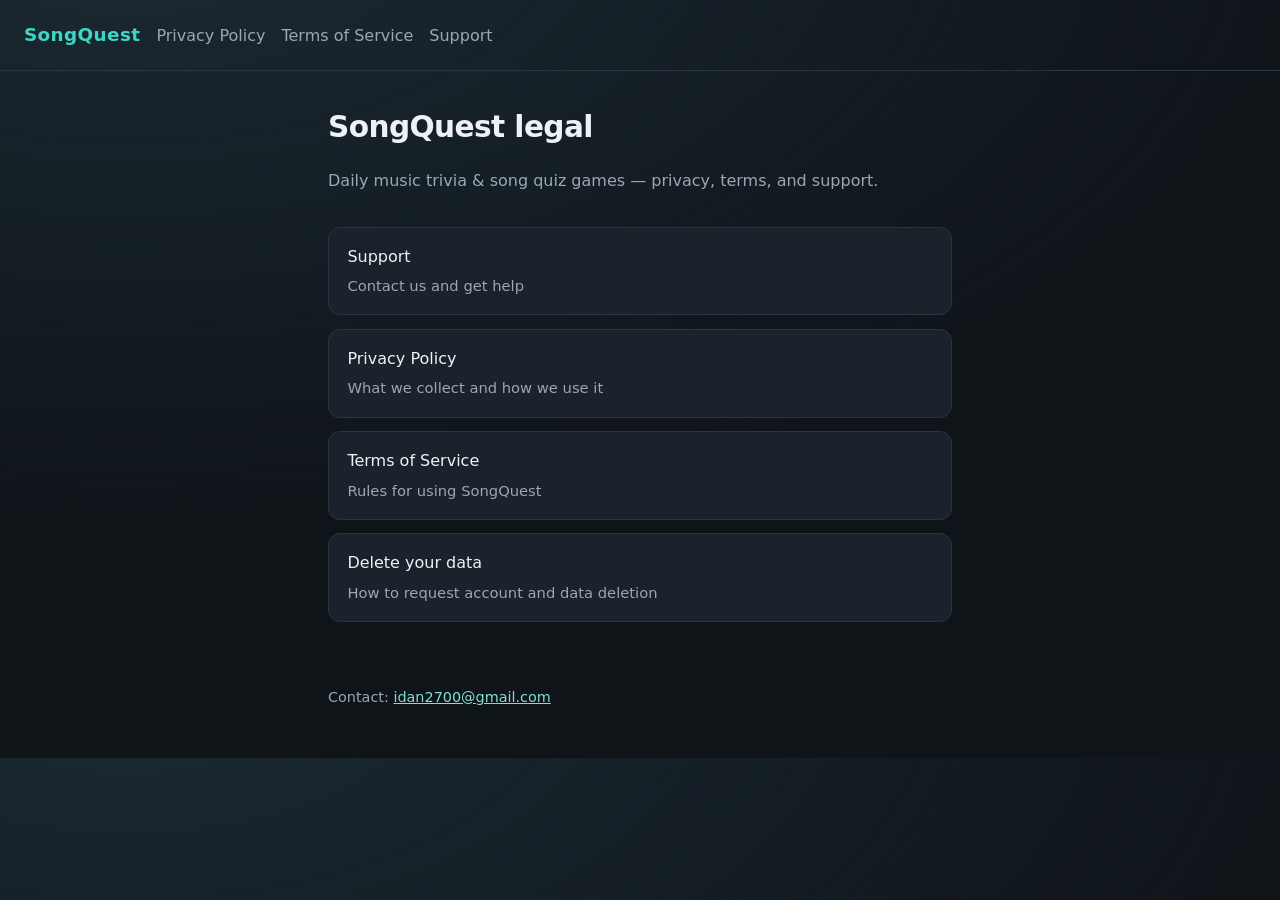
<file: index.html>
<!DOCTYPE html>
<html lang="en">
  <head>
    <meta charset="utf-8" />
    <meta name="viewport" content="width=device-width, initial-scale=1" />
    <title>SongQuest — Legal</title>
    <meta
      name="description"
      content="Privacy Policy, Terms of Service, and Support for SongQuest: Music daily games."
    />
    <link rel="stylesheet" href="styles.css" />
  </head>
  <body>
    <header>
      <a class="brand" href="index.html">SongQuest</a>
      <nav>
        <a href="privacy.html">Privacy Policy</a>
        <a href="terms.html">Terms of Service</a>
        <a href="support.html">Support</a>
      </nav>
    </header>
    <main>
      <h1>SongQuest legal</h1>
      <p class="updated">Daily music trivia & song quiz games — privacy, terms, and support.</p>
      <div class="home-links">
        <a href="support.html">
          Support
          <span>Contact us and get help</span>
        </a>
        <a href="privacy.html">
          Privacy Policy
          <span>What we collect and how we use it</span>
        </a>
        <a href="terms.html">
          Terms of Service
          <span>Rules for using SongQuest</span>
        </a>
        <a href="delete.html">
          Delete your data
          <span>How to request account and data deletion</span>
        </a>
      </div>
    </main>
    <footer>Contact: <a href="mailto:idan2700@gmail.com">idan2700@gmail.com</a></footer>
  </body>
</html>
</file>
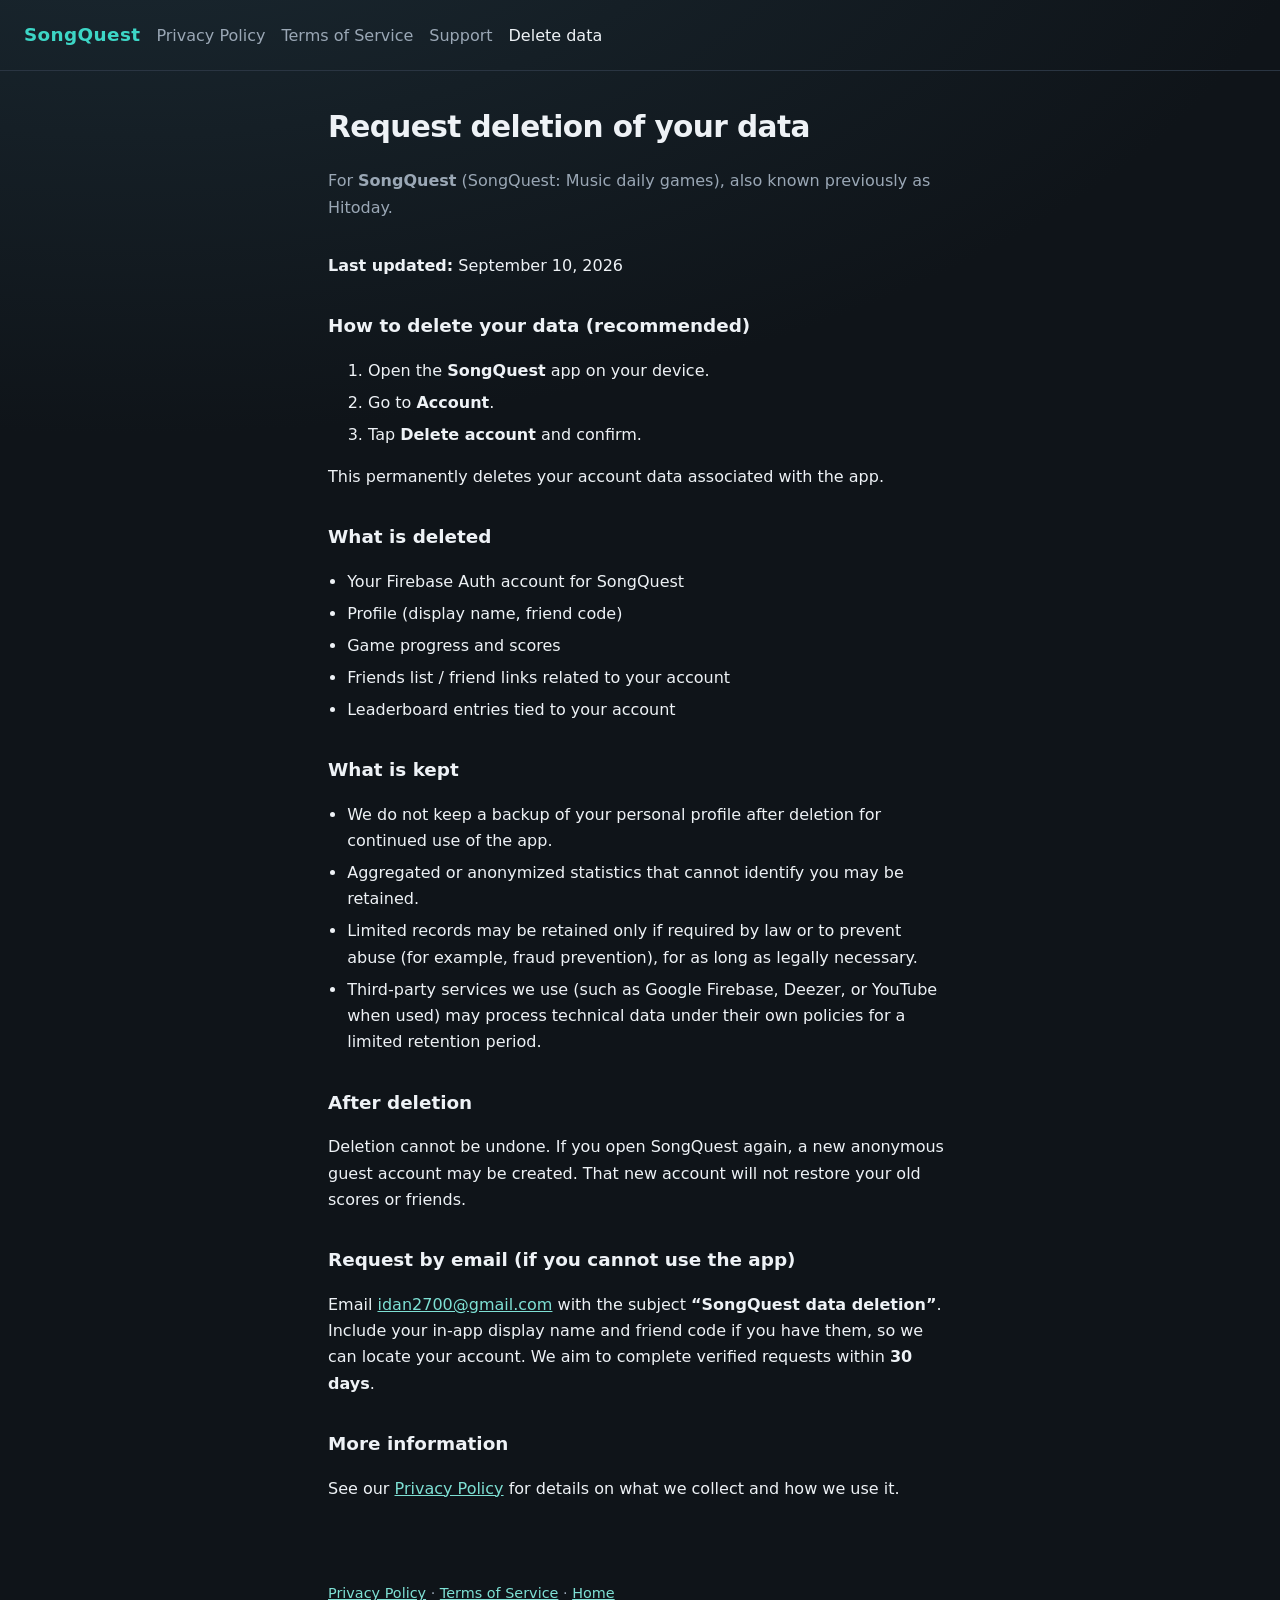
<file: delete.html>
<!DOCTYPE html>
<html lang="en">
  <head>
    <meta charset="utf-8" />
    <meta name="viewport" content="width=device-width, initial-scale=1" />
    <title>Request data deletion — SongQuest</title>
    <meta
      name="description"
      content="How to request deletion of your SongQuest (Music daily games) account and data."
    />
    <link rel="stylesheet" href="styles.css" />
  </head>
  <body>
    <header>
      <a class="brand" href="index.html">SongQuest</a>
      <nav>
        <a href="privacy.html">Privacy Policy</a>
        <a href="terms.html">Terms of Service</a>
        <a href="support.html">Support</a>
        <a href="delete.html" aria-current="page">Delete data</a>
      </nav>
    </header>
    <main>
      <h1>Request deletion of your data</h1>
      <p class="updated">
        For <strong>SongQuest</strong> (SongQuest: Music daily games), also known
        previously as Hitoday.
      </p>
      <p>
        <strong>Last updated:</strong> September 10, 2026
      </p>

      <h2>How to delete your data (recommended)</h2>
      <ol>
        <li>Open the <strong>SongQuest</strong> app on your device.</li>
        <li>Go to <strong>Account</strong>.</li>
        <li>Tap <strong>Delete account</strong> and confirm.</li>
      </ol>
      <p>
        This permanently deletes your account data associated with the app.
      </p>

      <h2>What is deleted</h2>
      <ul>
        <li>Your Firebase Auth account for SongQuest</li>
        <li>Profile (display name, friend code)</li>
        <li>Game progress and scores</li>
        <li>Friends list / friend links related to your account</li>
        <li>Leaderboard entries tied to your account</li>
      </ul>

      <h2>What is kept</h2>
      <ul>
        <li>
          We do not keep a backup of your personal profile after deletion for
          continued use of the app.
        </li>
        <li>
          Aggregated or anonymized statistics that cannot identify you may be
          retained.
        </li>
        <li>
          Limited records may be retained only if required by law or to prevent
          abuse (for example, fraud prevention), for as long as legally
          necessary.
        </li>
        <li>
          Third-party services we use (such as Google Firebase, Deezer, or
          YouTube when used) may process technical data under their own policies
          for a limited retention period.
        </li>
      </ul>

      <h2>After deletion</h2>
      <p>
        Deletion cannot be undone. If you open SongQuest again, a new anonymous
        guest account may be created. That new account will not restore your
        old scores or friends.
      </p>

      <h2>Request by email (if you cannot use the app)</h2>
      <p>
        Email
        <a href="mailto:idan2700@gmail.com">idan2700@gmail.com</a>
        with the subject <strong>“SongQuest data deletion”</strong>. Include your
        in-app display name and friend code if you have them, so we can locate
        your account. We aim to complete verified requests within
        <strong>30 days</strong>.
      </p>

      <h2>More information</h2>
      <p>
        See our <a href="privacy.html">Privacy Policy</a> for details on what we
        collect and how we use it.
      </p>
    </main>
    <footer>
      <a href="privacy.html">Privacy Policy</a> ·
      <a href="terms.html">Terms of Service</a> ·
      <a href="index.html">Home</a>
    </footer>
  </body>
</html>
</file>
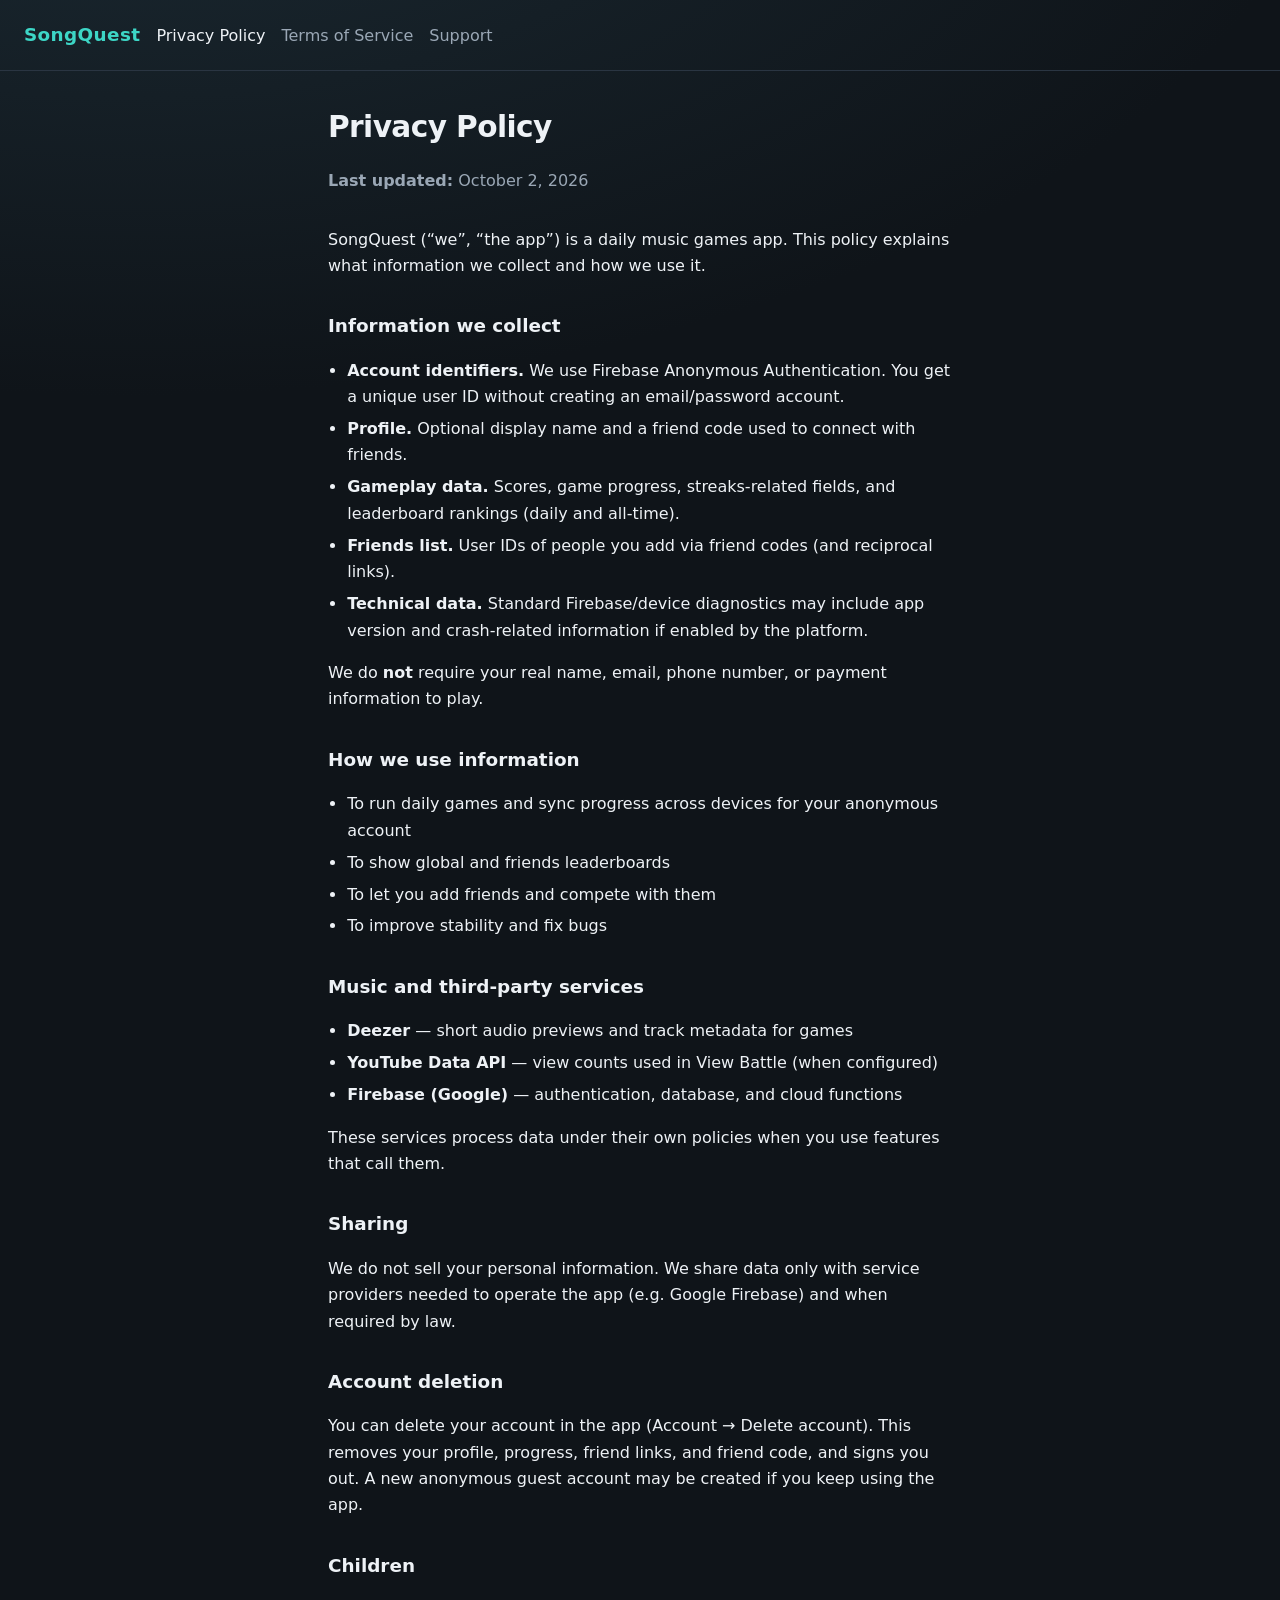
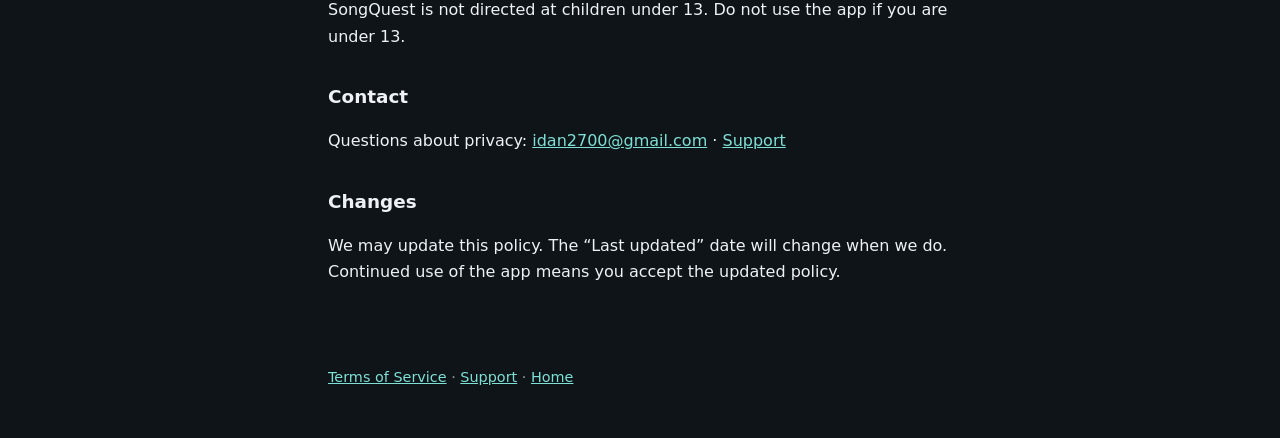
<file: privacy.html>
<!DOCTYPE html>
<html lang="en">
  <head>
    <meta charset="utf-8" />
    <meta name="viewport" content="width=device-width, initial-scale=1" />
    <title>Privacy Policy — SongQuest</title>
    <meta name="description" content="Privacy Policy for SongQuest: Music daily games." />
    <link rel="stylesheet" href="styles.css" />
  </head>
  <body>
    <header>
      <a class="brand" href="index.html">SongQuest</a>
      <nav>
        <a href="privacy.html" aria-current="page">Privacy Policy</a>
        <a href="terms.html">Terms of Service</a>
        <a href="support.html">Support</a>
      </nav>
    </header>
    <main>
      <h1>Privacy Policy</h1>
      <p class="updated"><strong>Last updated:</strong> October 2, 2026</p>
      <p>
        SongQuest (“we”, “the app”) is a daily music games app. This policy explains
        what information we collect and how we use it.
      </p>

      <h2>Information we collect</h2>
      <ul>
        <li>
          <strong>Account identifiers.</strong> We use Firebase Anonymous
          Authentication. You get a unique user ID without creating an
          email/password account.
        </li>
        <li>
          <strong>Profile.</strong> Optional display name and a friend code used
          to connect with friends.
        </li>
        <li>
          <strong>Gameplay data.</strong> Scores, game progress, streaks-related
          fields, and leaderboard rankings (daily and all-time).
        </li>
        <li>
          <strong>Friends list.</strong> User IDs of people you add via friend
          codes (and reciprocal links).
        </li>
        <li>
          <strong>Technical data.</strong> Standard Firebase/device diagnostics
          may include app version and crash-related information if enabled by
          the platform.
        </li>
      </ul>
      <p>
        We do <strong>not</strong> require your real name, email, phone number,
        or payment information to play.
      </p>

      <h2>How we use information</h2>
      <ul>
        <li>
          To run daily games and sync progress across devices for your anonymous
          account
        </li>
        <li>To show global and friends leaderboards</li>
        <li>To let you add friends and compete with them</li>
        <li>To improve stability and fix bugs</li>
      </ul>

      <h2>Music and third-party services</h2>
      <ul>
        <li>
          <strong>Deezer</strong> — short audio previews and track metadata for
          games
        </li>
        <li>
          <strong>YouTube Data API</strong> — view counts used in View Battle
          (when configured)
        </li>
        <li>
          <strong>Firebase (Google)</strong> — authentication, database, and
          cloud functions
        </li>
      </ul>
      <p>
        These services process data under their own policies when you use
        features that call them.
      </p>

      <h2>Sharing</h2>
      <p>
        We do not sell your personal information. We share data only with
        service providers needed to operate the app (e.g. Google Firebase) and
        when required by law.
      </p>

      <h2>Account deletion</h2>
      <p>
        You can delete your account in the app (Account → Delete account). This
        removes your profile, progress, friend links, and friend code, and signs
        you out. A new anonymous guest account may be created if you keep using
        the app.
      </p>

      <h2>Children</h2>
      <p>
        SongQuest is not directed at children under 13. Do not use the app if you
        are under 13.
      </p>

      <h2>Contact</h2>
      <p>
        Questions about privacy:
        <a href="mailto:idan2700@gmail.com">idan2700@gmail.com</a>
        · <a href="support.html">Support</a>
      </p>

      <h2>Changes</h2>
      <p>
        We may update this policy. The “Last updated” date will change when we
        do. Continued use of the app means you accept the updated policy.
      </p>
    </main>
    <footer>
      <a href="terms.html">Terms of Service</a> ·
      <a href="support.html">Support</a> ·
      <a href="index.html">Home</a>
    </footer>
  </body>
</html>
</file>
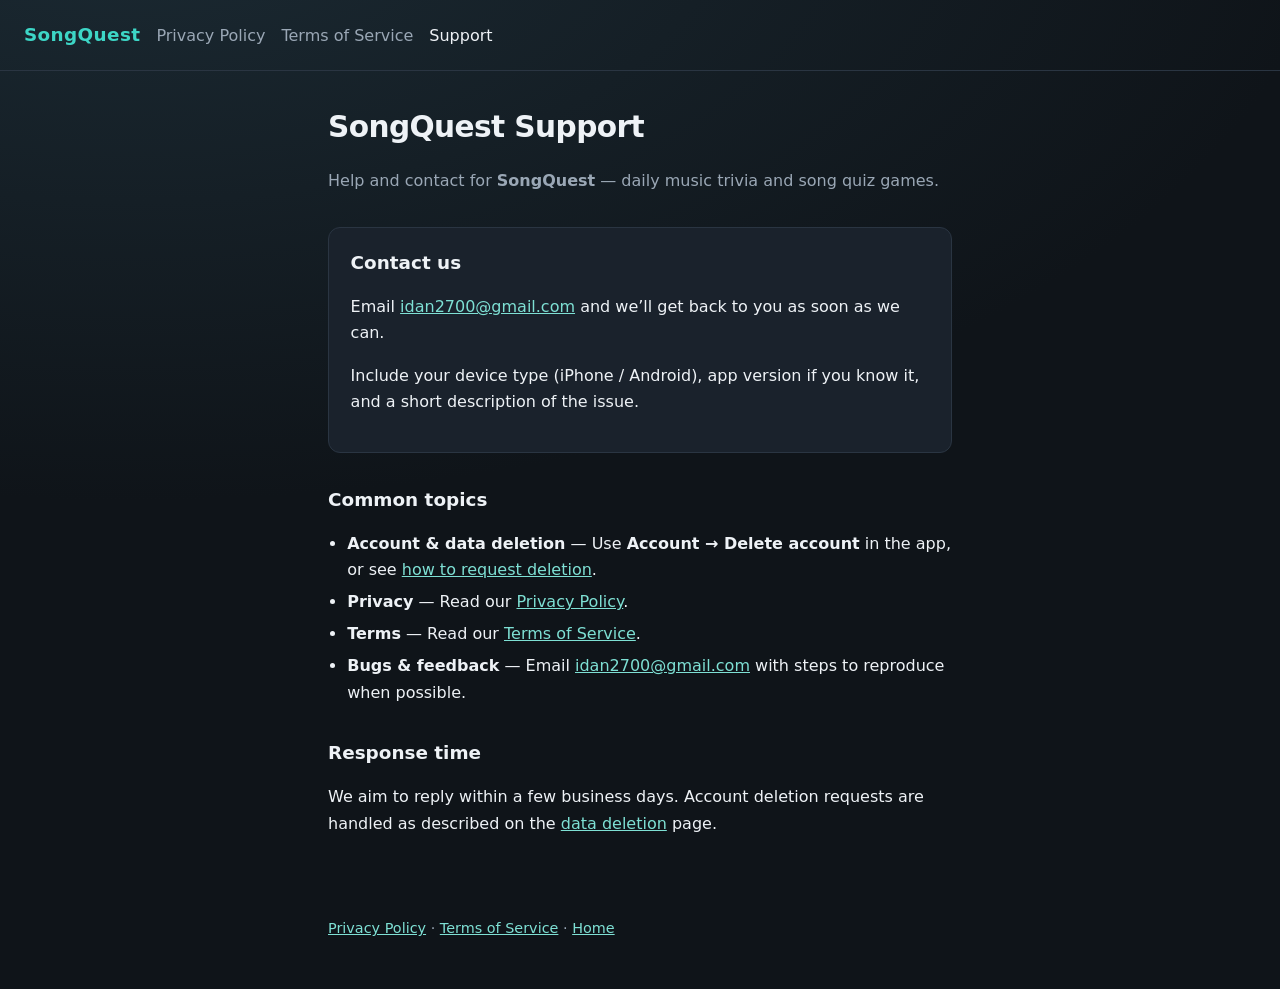
<file: support.html>
<!DOCTYPE html>
<html lang="en">
  <head>
    <meta charset="utf-8" />
    <meta name="viewport" content="width=device-width, initial-scale=1" />
    <title>Support — SongQuest</title>
    <meta
      name="description"
      content="Get help with SongQuest: Music daily games. Contact support, privacy, and account help."
    />
    <link rel="stylesheet" href="styles.css" />
  </head>
  <body>
    <header>
      <a class="brand" href="index.html">SongQuest</a>
      <nav>
        <a href="privacy.html">Privacy Policy</a>
        <a href="terms.html">Terms of Service</a>
        <a href="support.html" aria-current="page">Support</a>
      </nav>
    </header>
    <main>
      <h1>SongQuest Support</h1>
      <p class="updated">
        Help and contact for <strong>SongQuest</strong> — daily music trivia and
        song quiz games.
      </p>

      <div class="card">
        <h2>Contact us</h2>
        <p>
          Email
          <a href="mailto:idan2700@gmail.com">idan2700@gmail.com</a>
          and we’ll get back to you as soon as we can.
        </p>
        <p>
          Include your device type (iPhone / Android), app version if you know
          it, and a short description of the issue.
        </p>
      </div>

      <h2>Common topics</h2>
      <ul>
        <li>
          <strong>Account & data deletion</strong> — Use
          <strong>Account → Delete account</strong> in the app, or see
          <a href="delete.html">how to request deletion</a>.
        </li>
        <li>
          <strong>Privacy</strong> — Read our
          <a href="privacy.html">Privacy Policy</a>.
        </li>
        <li>
          <strong>Terms</strong> — Read our
          <a href="terms.html">Terms of Service</a>.
        </li>
        <li>
          <strong>Bugs & feedback</strong> — Email
          <a href="mailto:idan2700@gmail.com">idan2700@gmail.com</a>
          with steps to reproduce when possible.
        </li>
      </ul>

      <h2>Response time</h2>
      <p>
        We aim to reply within a few business days. Account deletion requests
        are handled as described on the
        <a href="delete.html">data deletion</a> page.
      </p>
    </main>
    <footer>
      <a href="privacy.html">Privacy Policy</a> ·
      <a href="terms.html">Terms of Service</a> ·
      <a href="index.html">Home</a>
    </footer>
  </body>
</html>
</file>
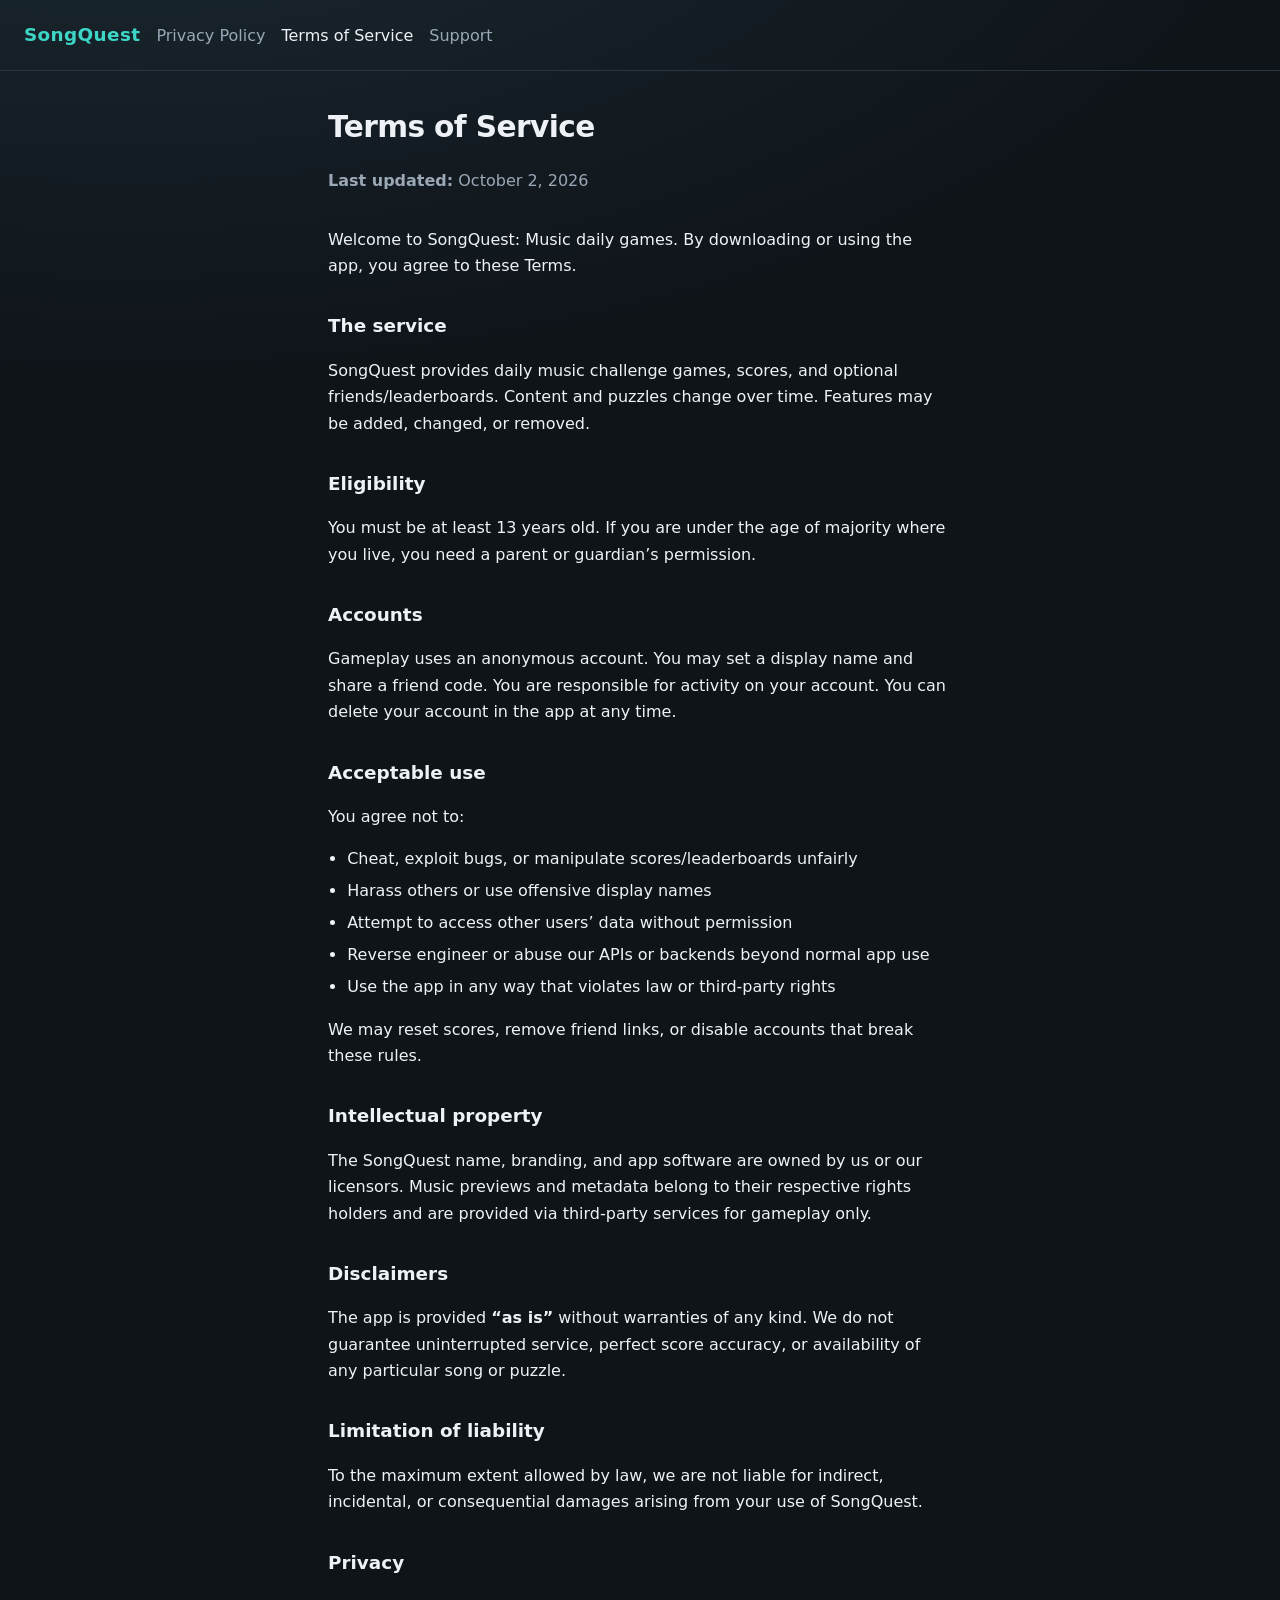
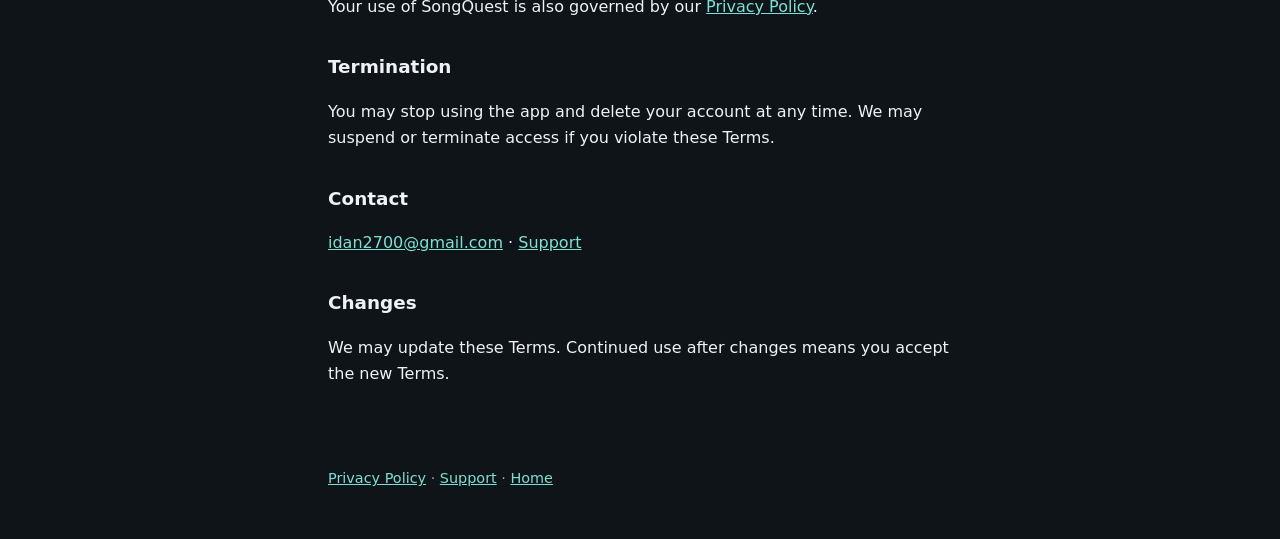
<file: terms.html>
<!DOCTYPE html>
<html lang="en">
  <head>
    <meta charset="utf-8" />
    <meta name="viewport" content="width=device-width, initial-scale=1" />
    <title>Terms of Service — SongQuest</title>
    <meta name="description" content="Terms of Service for SongQuest: Music daily games." />
    <link rel="stylesheet" href="styles.css" />
  </head>
  <body>
    <header>
      <a class="brand" href="index.html">SongQuest</a>
      <nav>
        <a href="privacy.html">Privacy Policy</a>
        <a href="terms.html" aria-current="page">Terms of Service</a>
        <a href="support.html">Support</a>
      </nav>
    </header>
    <main>
      <h1>Terms of Service</h1>
      <p class="updated"><strong>Last updated:</strong> October 2, 2026</p>
      <p>
        Welcome to SongQuest: Music daily games. By downloading or using the app,
        you agree to these Terms.
      </p>

      <h2>The service</h2>
      <p>
        SongQuest provides daily music challenge games, scores, and optional
        friends/leaderboards. Content and puzzles change over time. Features may
        be added, changed, or removed.
      </p>

      <h2>Eligibility</h2>
      <p>
        You must be at least 13 years old. If you are under the age of majority
        where you live, you need a parent or guardian’s permission.
      </p>

      <h2>Accounts</h2>
      <p>
        Gameplay uses an anonymous account. You may set a display name and share
        a friend code. You are responsible for activity on your account. You can
        delete your account in the app at any time.
      </p>

      <h2>Acceptable use</h2>
      <p>You agree not to:</p>
      <ul>
        <li>Cheat, exploit bugs, or manipulate scores/leaderboards unfairly</li>
        <li>Harass others or use offensive display names</li>
        <li>Attempt to access other users’ data without permission</li>
        <li>
          Reverse engineer or abuse our APIs or backends beyond normal app use
        </li>
        <li>
          Use the app in any way that violates law or third-party rights
        </li>
      </ul>
      <p>
        We may reset scores, remove friend links, or disable accounts that break
        these rules.
      </p>

      <h2>Intellectual property</h2>
      <p>
        The SongQuest name, branding, and app software are owned by us or our
        licensors. Music previews and metadata belong to their respective rights
        holders and are provided via third-party services for gameplay only.
      </p>

      <h2>Disclaimers</h2>
      <p>
        The app is provided <strong>“as is”</strong> without warranties of any
        kind. We do not guarantee uninterrupted service, perfect score accuracy,
        or availability of any particular song or puzzle.
      </p>

      <h2>Limitation of liability</h2>
      <p>
        To the maximum extent allowed by law, we are not liable for indirect,
        incidental, or consequential damages arising from your use of SongQuest.
      </p>

      <h2>Privacy</h2>
      <p>
        Your use of SongQuest is also governed by our
        <a href="privacy.html">Privacy Policy</a>.
      </p>

      <h2>Termination</h2>
      <p>
        You may stop using the app and delete your account at any time. We may
        suspend or terminate access if you violate these Terms.
      </p>

      <h2>Contact</h2>
      <p>
        <a href="mailto:idan2700@gmail.com">idan2700@gmail.com</a>
        · <a href="support.html">Support</a>
      </p>

      <h2>Changes</h2>
      <p>
        We may update these Terms. Continued use after changes means you accept
        the new Terms.
      </p>
    </main>
    <footer>
      <a href="privacy.html">Privacy Policy</a> ·
      <a href="support.html">Support</a> ·
      <a href="index.html">Home</a>
    </footer>
  </body>
</html>
</file>
<file: styles.css>
:root {
  --bg: #0f1419;
  --surface: #1a222c;
  --text: #eef2f6;
  --muted: #9aa7b5;
  --accent: #3dd6c6;
  --link: #7ee0d4;
}

* {
  box-sizing: border-box;
}

body {
  margin: 0;
  font-family: "Segoe UI", system-ui, -apple-system, sans-serif;
  background: radial-gradient(1200px 600px at 10% -10%, #1b2a33, transparent),
    var(--bg);
  color: var(--text);
  line-height: 1.65;
}

a {
  color: var(--link);
}

header {
  padding: 1.25rem 1.5rem;
  border-bottom: 1px solid #2a3542;
  display: flex;
  gap: 1rem;
  align-items: baseline;
  flex-wrap: wrap;
}

header .brand {
  font-weight: 700;
  letter-spacing: 0.02em;
  color: var(--accent);
  text-decoration: none;
  font-size: 1.15rem;
}

header nav {
  display: flex;
  gap: 1rem;
  flex-wrap: wrap;
}

header nav a {
  text-decoration: none;
  color: var(--muted);
}

header nav a:hover,
header nav a[aria-current="page"] {
  color: var(--text);
}

main {
  max-width: 42rem;
  margin: 0 auto;
  padding: 2rem 1.5rem 4rem;
}

h1 {
  font-size: 1.85rem;
  margin: 0 0 0.35rem;
  letter-spacing: -0.02em;
}

.updated {
  color: var(--muted);
  margin-bottom: 2rem;
}

h2 {
  font-size: 1.15rem;
  margin: 2rem 0 0.6rem;
}

ul {
  padding-left: 1.2rem;
}

li {
  margin: 0.35rem 0;
}

.card {
  background: var(--surface);
  border: 1px solid #2a3542;
  border-radius: 12px;
  padding: 1.25rem 1.35rem;
  margin-top: 1.5rem;
}

.card h2 {
  margin-top: 0;
}

.home-links {
  display: grid;
  gap: 0.85rem;
  margin-top: 1.5rem;
}

.home-links a {
  display: block;
  text-decoration: none;
  background: var(--surface);
  border: 1px solid #2a3542;
  border-radius: 12px;
  padding: 1rem 1.15rem;
  color: var(--text);
}

.home-links a:hover {
  border-color: var(--accent);
}

.home-links span {
  display: block;
  color: var(--muted);
  font-size: 0.92rem;
  margin-top: 0.25rem;
}

footer {
  max-width: 42rem;
  margin: 0 auto;
  padding: 0 1.5rem 3rem;
  color: var(--muted);
  font-size: 0.9rem;
}
</file>
